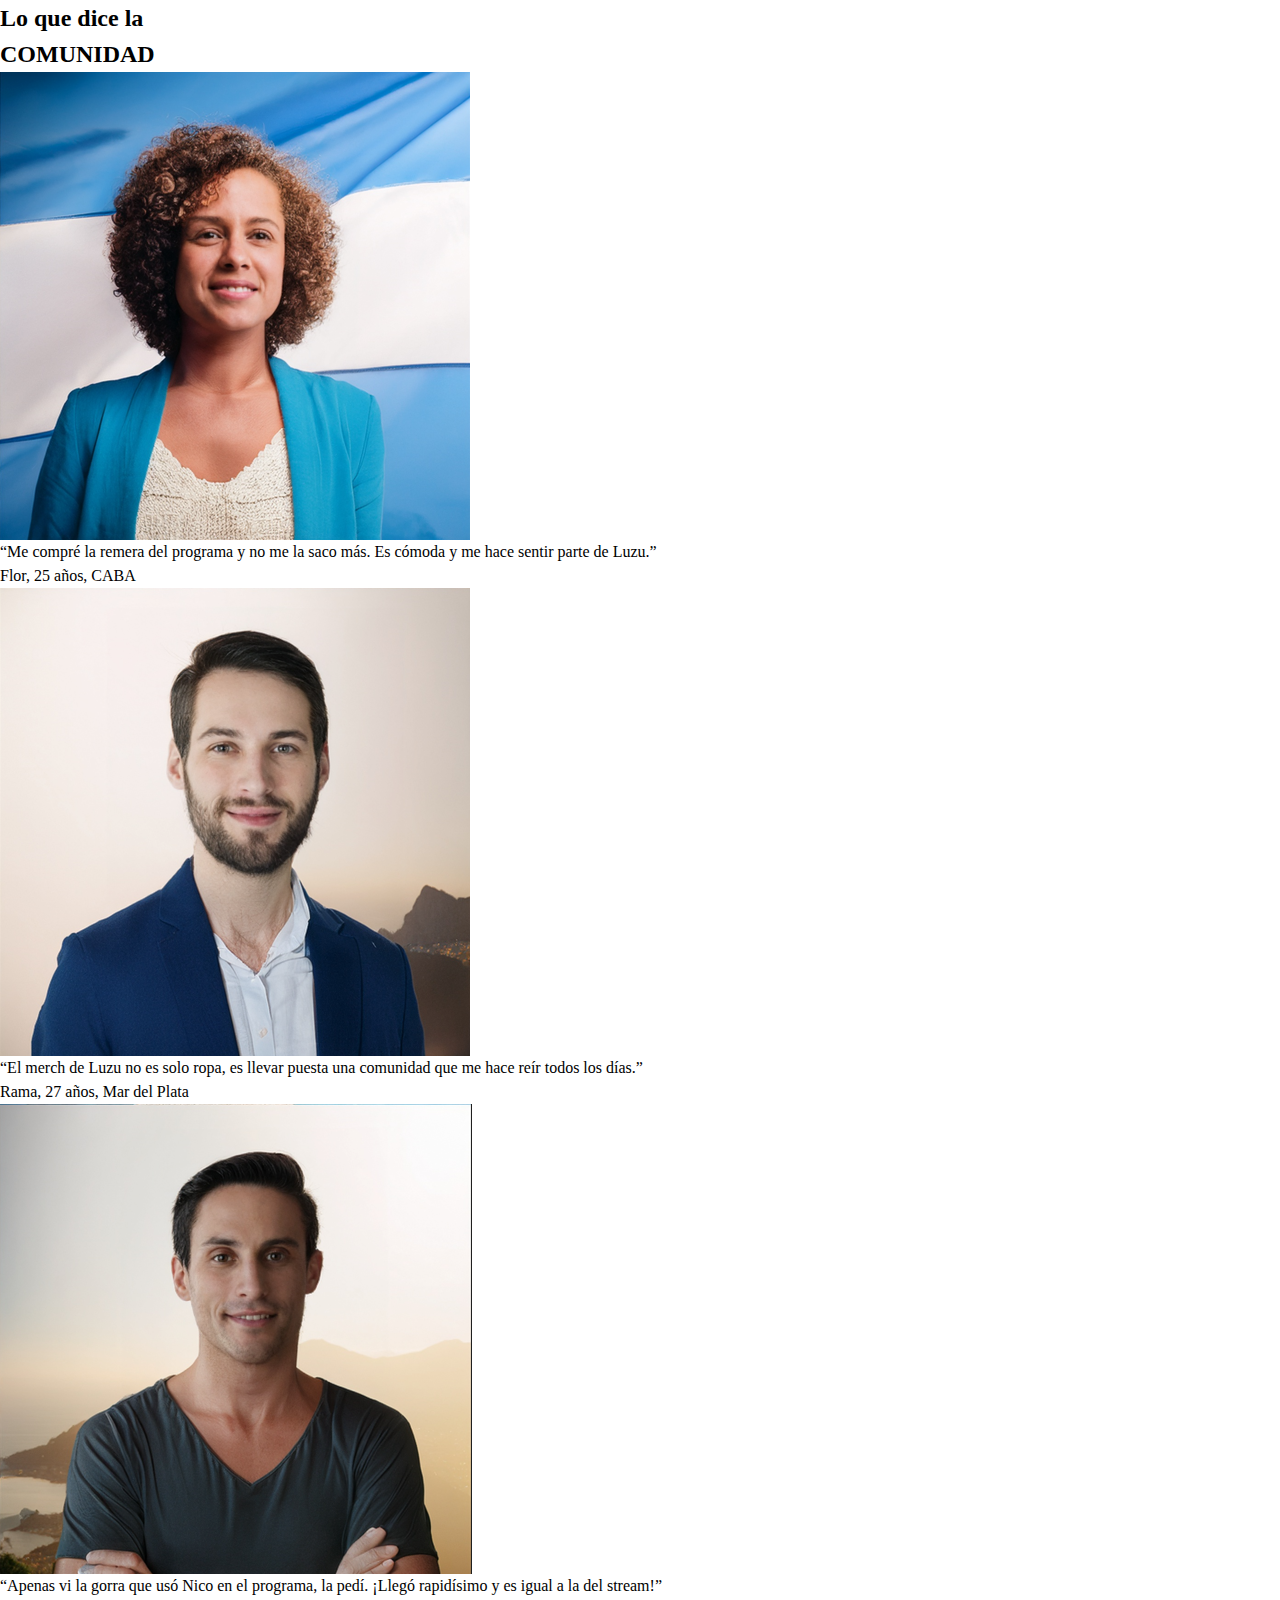
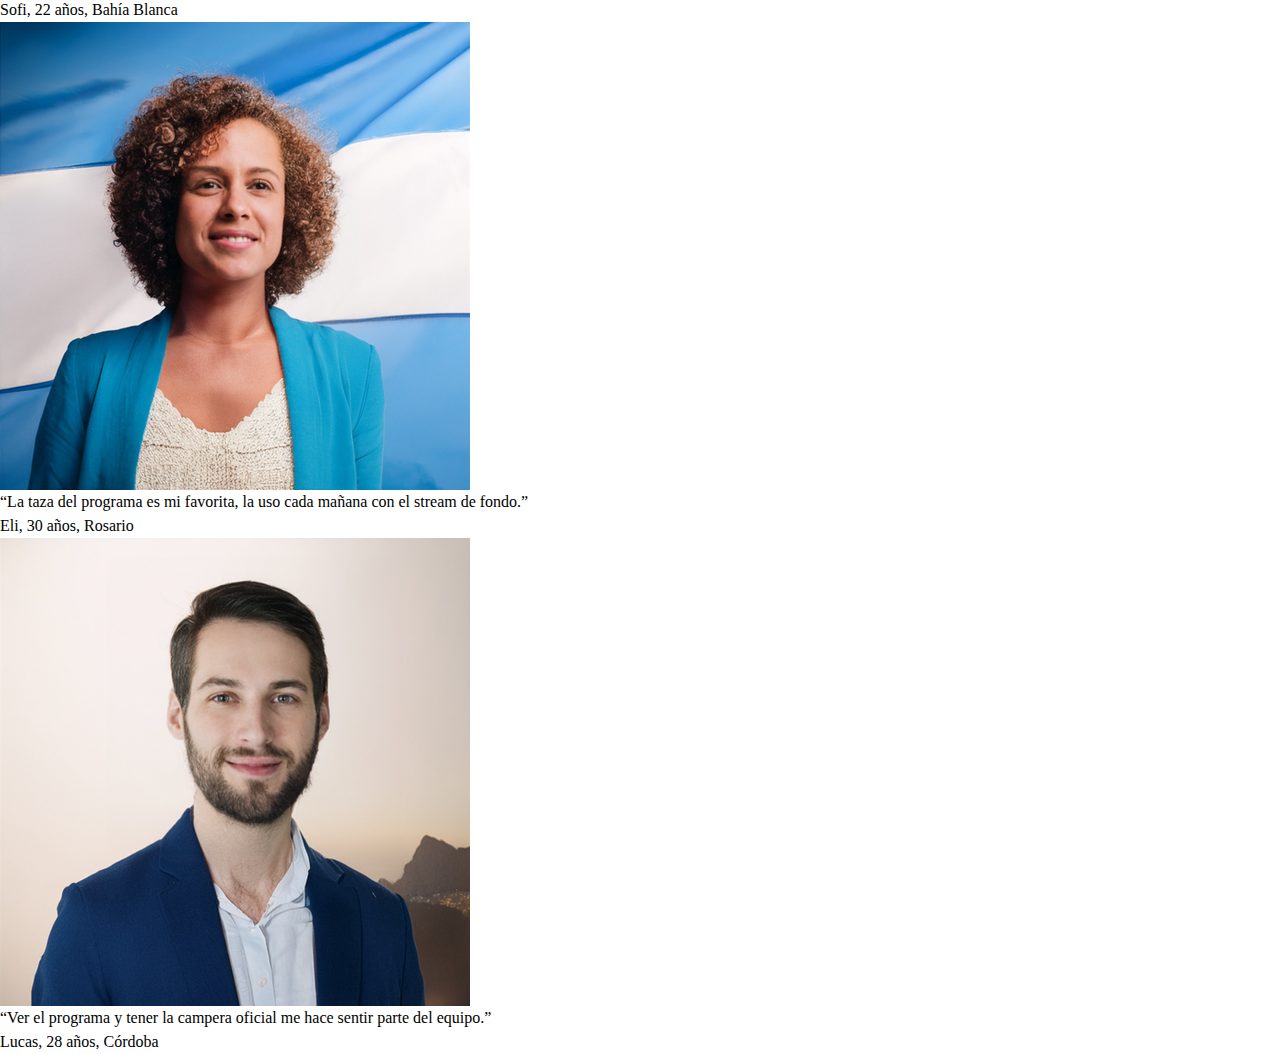
<file: index.html>
<!DOCTYPE html>
<html lang="es">
<head>
  <meta charset="UTF-8" />
  <meta name="viewport" content="width=device-width, initial-scale=1.0"/>
  <title>Carrusel Comunidad</title>
  <link rel="stylesheet" href="styles.css" />
</head>
<body>

  <h2>Lo que dice la <br><strong>COMUNIDAD</strong></h2>

  <div class="carrusel-wrapper">
    <div class="carrusel" id="carrusel">
      <div class="tarjeta">
        <img src="imagenes/perfil2.png"alt="Flor">
        <p class="texto">“Me compré la remera del programa y no me la saco más. Es cómoda y me hace sentir parte de Luzu.”</p>
        <p class="nombre">Flor, 25 años, CABA</p>
      </div>
      <div class="tarjeta">
        <img src="imagenes/perfil3.png" alt="Rama">
        <p class="texto">“El merch de Luzu no es solo ropa, es llevar puesta una comunidad que me hace reír todos los días.”</p>
        <p class="nombre">Rama, 27 años, Mar del Plata</p>
      </div>
      <div class="tarjeta">
        <img src="imagenes/perfil4.png" alt="Sofi">
        <p class="texto">“Apenas vi la gorra que usó Nico en el programa, la pedí. ¡Llegó rapidísimo y es igual a la del stream!”</p>
        <p class="nombre">Sofi, 22 años, Bahía Blanca</p>
      </div>
      <div class="tarjeta">
        <img src="imagenes/perfil2.png" alt="Eli">
        <p class="texto">“La taza del programa es mi favorita, la uso cada mañana con el stream de fondo.”</p>
        <p class="nombre">Eli, 30 años, Rosario</p>
      </div>
      <div class="tarjeta">
        <img src="imagenes/perfil3.png" alt="Lucas">
        <p class="texto">“Ver el programa y tener la campera oficial me hace sentir parte del equipo.”</p>
        <p class="nombre">Lucas, 28 años, Córdoba</p>
      </div>
    </div>
  </div>

  <script>
    const carrusel = document.getElementById('carrusel');
    const tarjetas = document.querySelectorAll('.tarjeta');
    const tarjetaWidth = tarjetas[0].offsetWidth + 20;

    let isClick = false;
    let startX;
    let scrollLeft;

    carrusel.addEventListener('mousedown', (e) => {
      isClick = true;
      startX = e.pageX - carrusel.offsetLeft;
      scrollLeft = carrusel.scrollLeft;
    });

    carrusel.addEventListener('mouseleave', () => {
      isClick = false;
    });

    carrusel.addEventListener('mouseup', () => {
      isClick = false;
    });

    carrusel.addEventListener('mousemove', (e) => {
      if (!isClick) return;
      e.preventDefault();
      const x = e.pageX - carrusel.offsetLeft;
      const walk = (x - startX) * 1.5;
      carrusel.scrollLeft = scrollLeft - walk;
    });

    carrusel.addEventListener('touchstart', (e) => {
      startX = e.touches[0].pageX;
      scrollLeft = carrusel.scrollLeft;
    });

    carrusel.addEventListener('touchmove', (e) => {
      const x = e.touches[0].pageX;
      const walk = (x - startX) * 1.5;
      carrusel.scrollLeft = scrollLeft - walk;
    });

    tarjetas.forEach((tarjeta) => {
      tarjeta.addEventListener('click', () => {
        const maxScrollLeft = carrusel.scrollWidth - carrusel.clientWidth;
        const newScrollLeft = carrusel.scrollLeft + tarjetaWidth;
        carrusel.scrollLeft = Math.min(newScrollLeft, maxScrollLeft);
      });
    });
  </script>

</body>
</html>
</file>
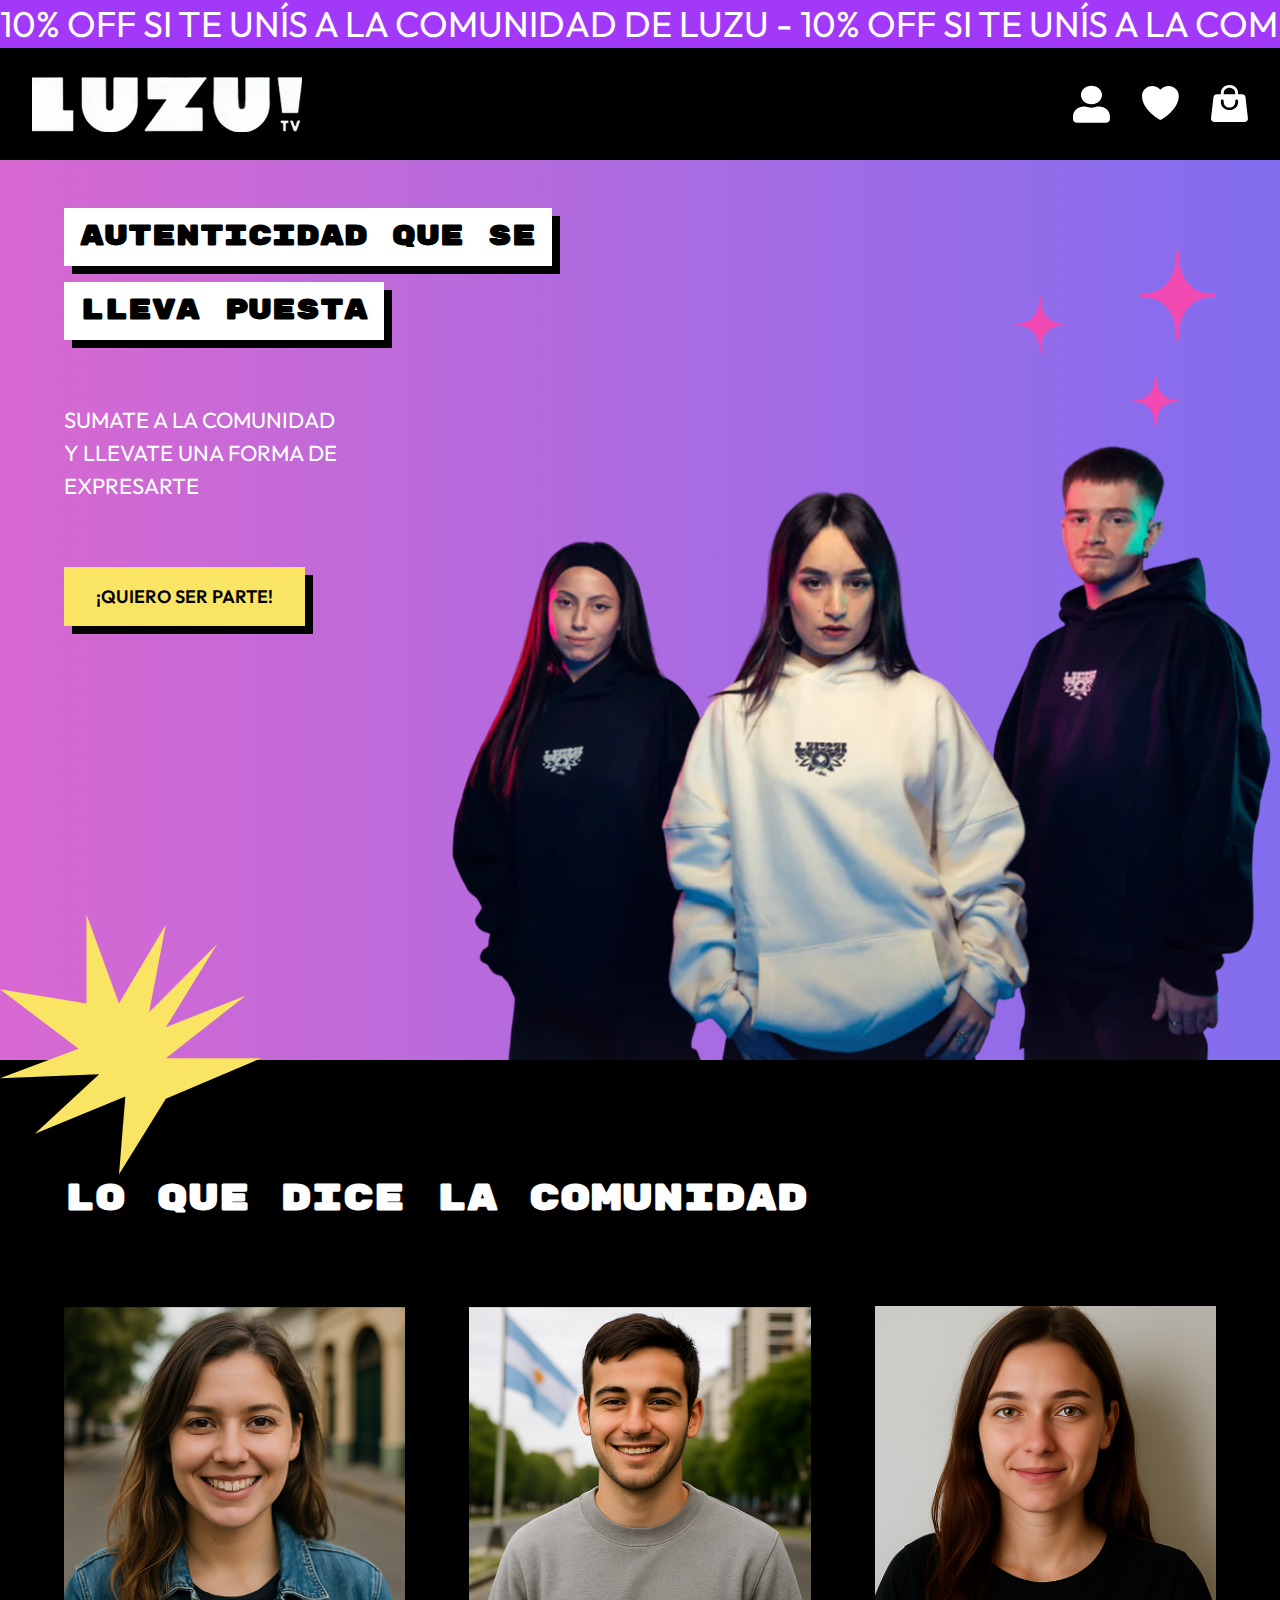
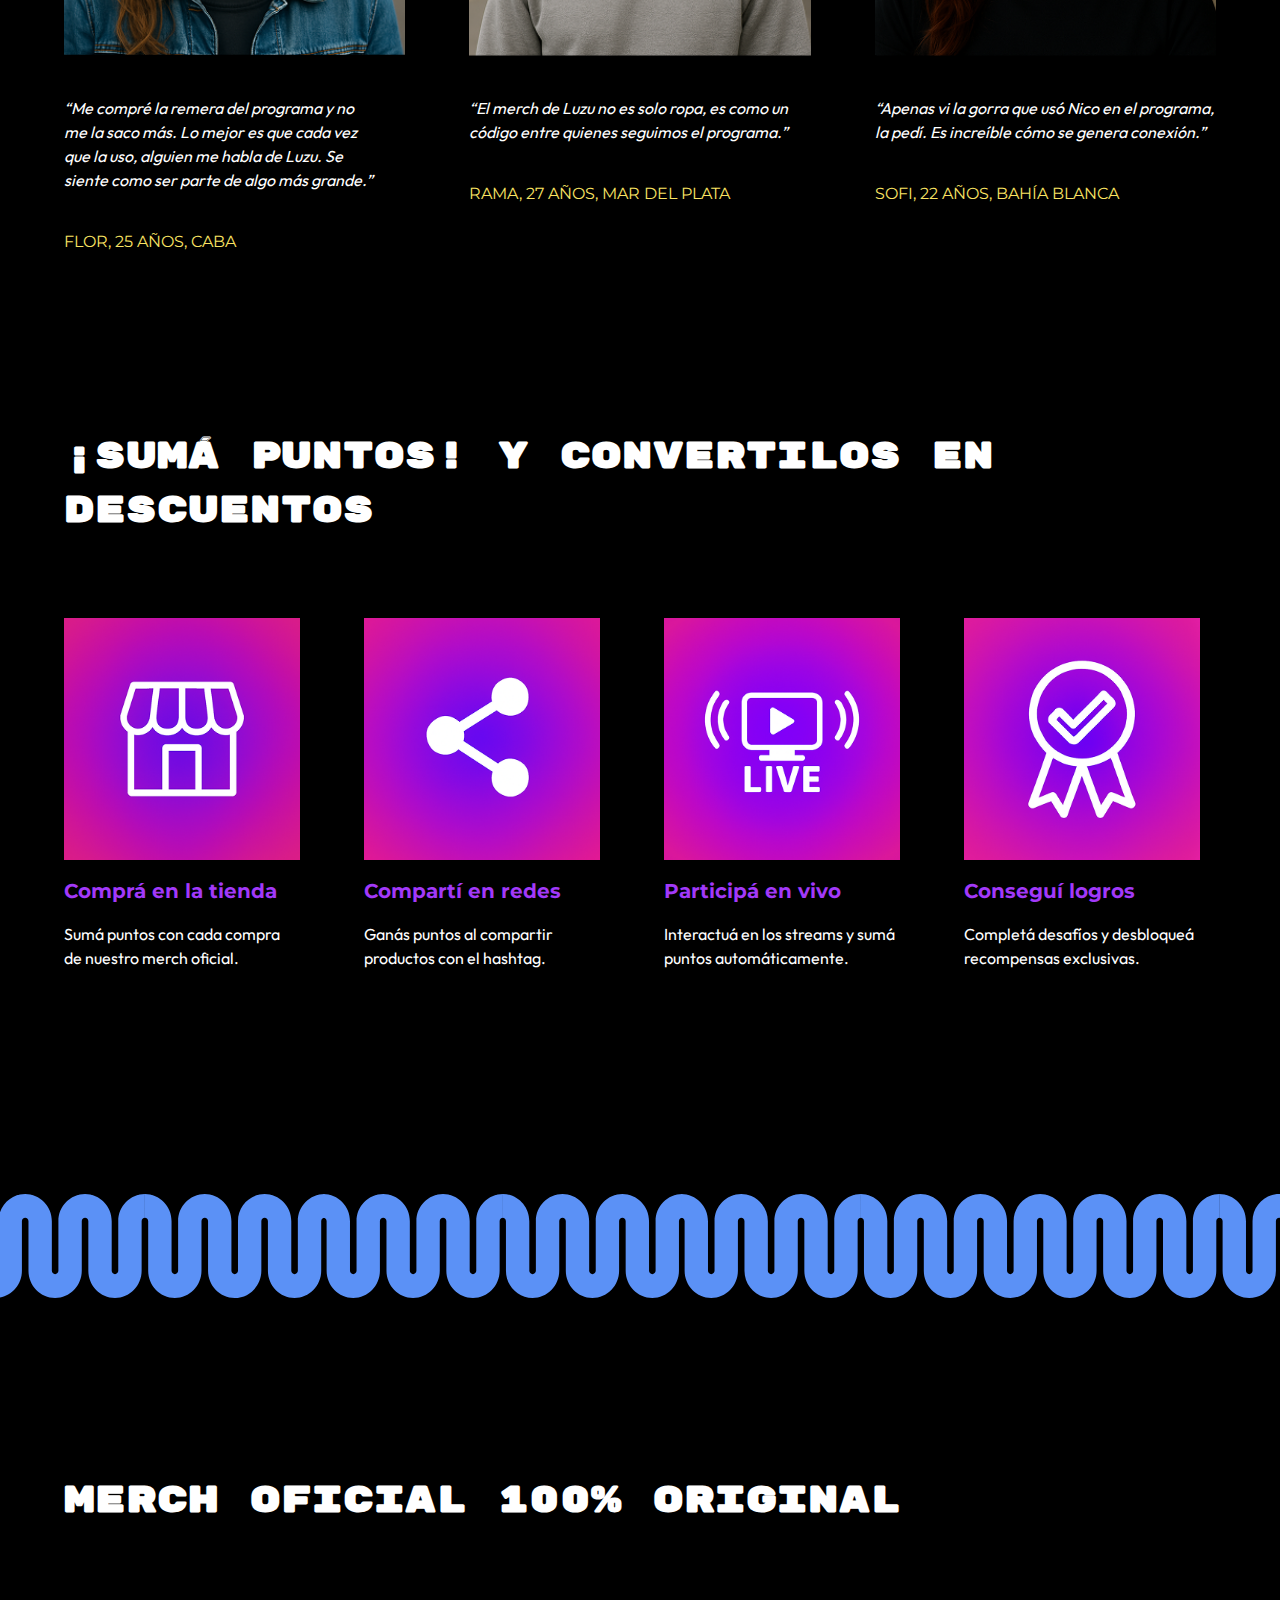
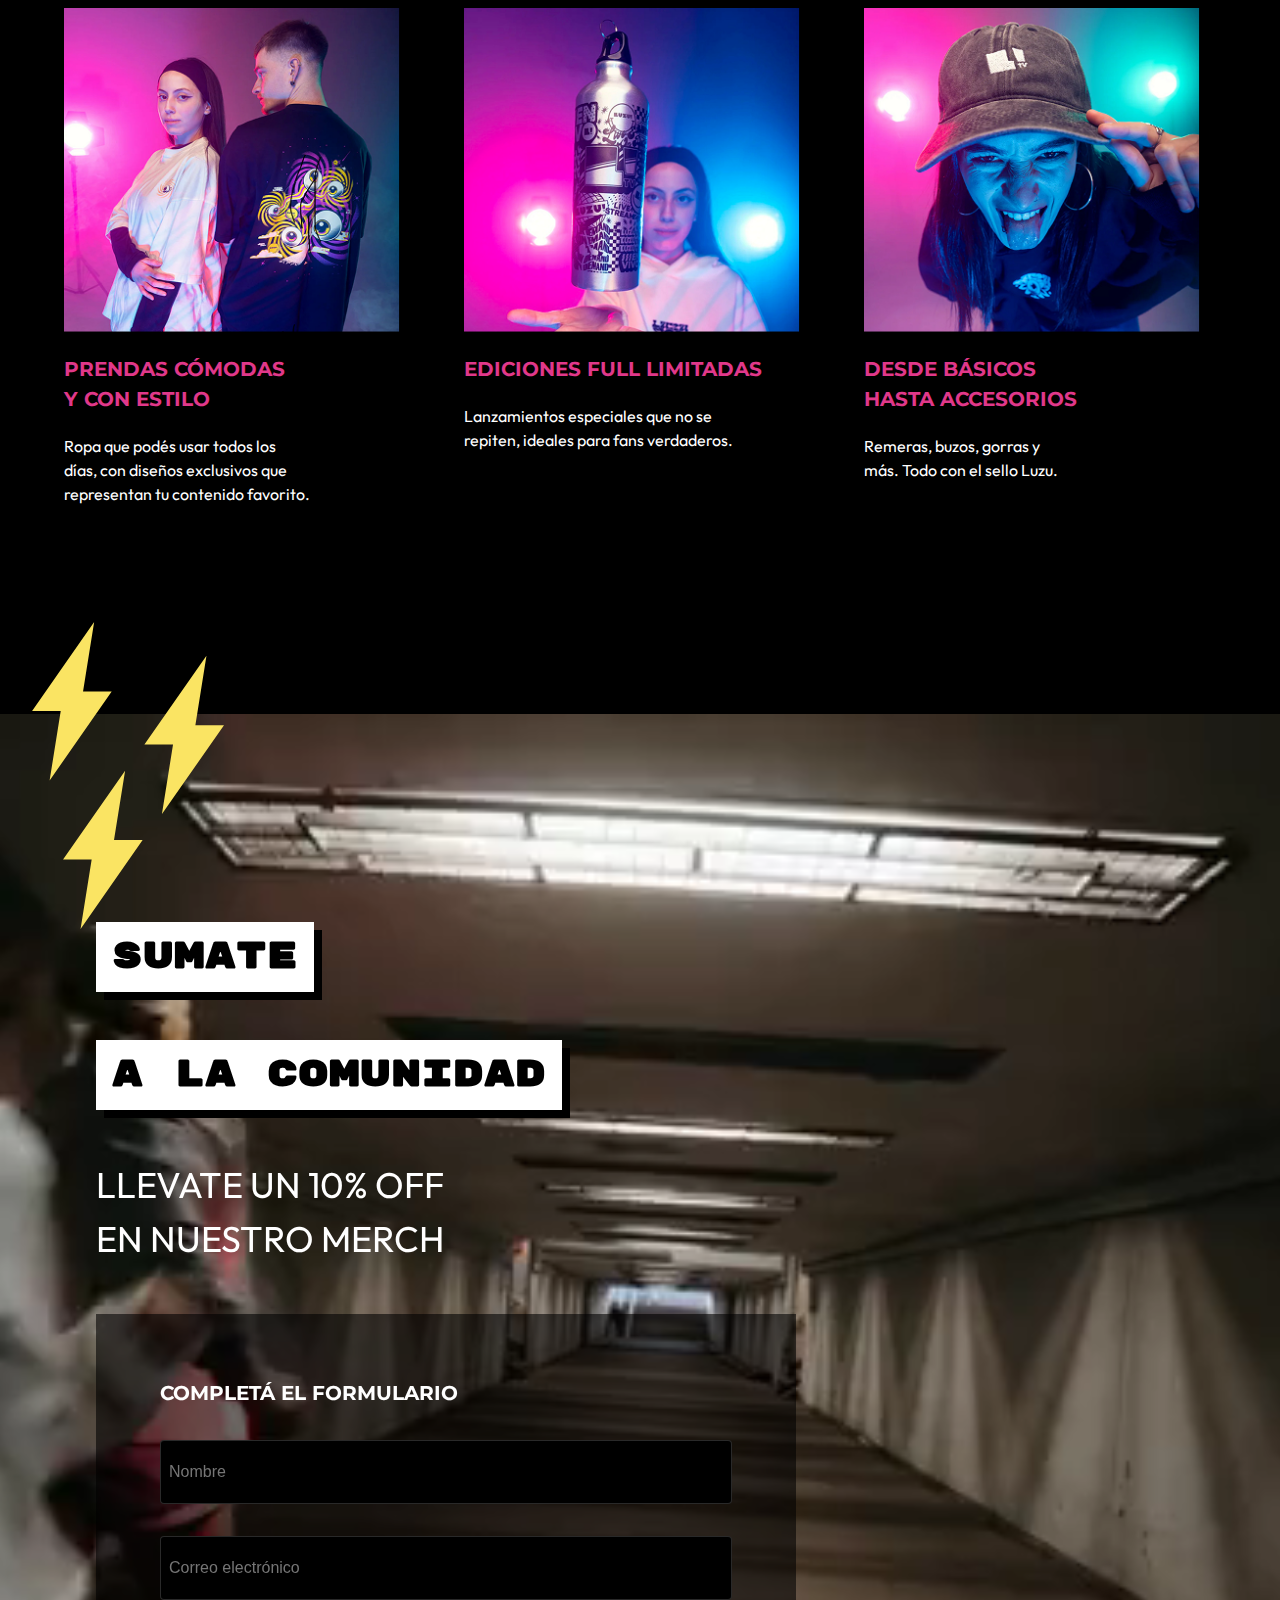
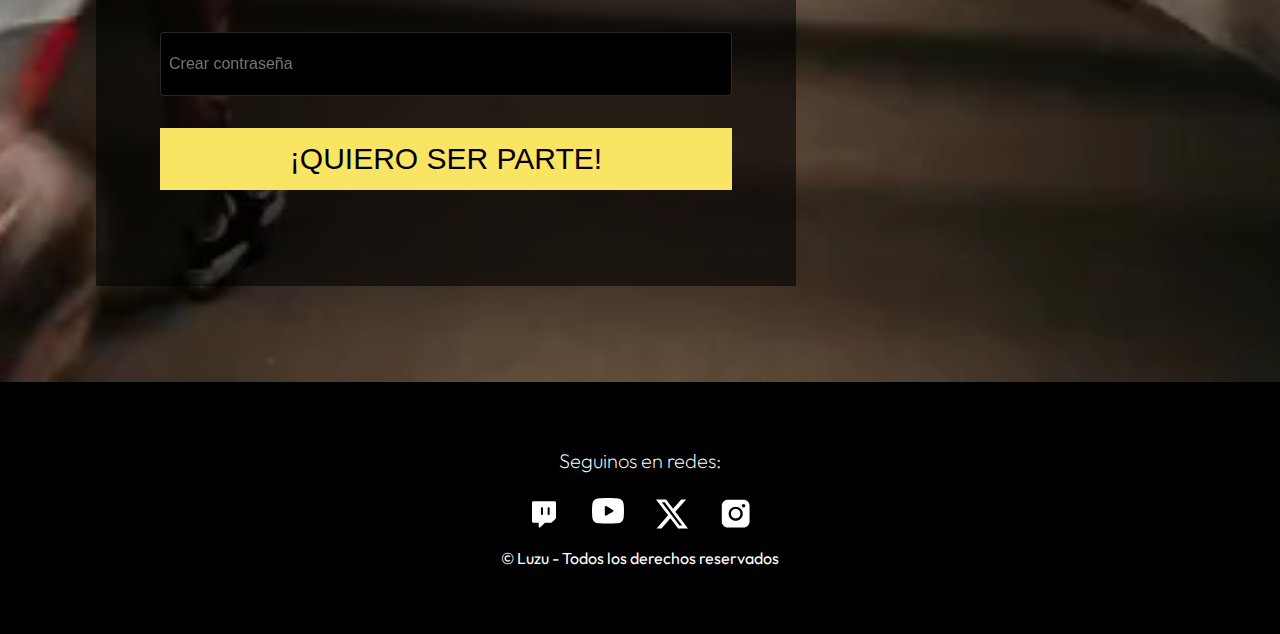
<file: TeOdioCarrusel/index_responsive.html>
<!DOCTYPE html>
<html lang="es">

<head>
  <meta charset="UTF-8" />
  <meta name="viewport" content="width=device-width, initial-scale=1.0" />
  <title>Luzu Comunidad</title>
  <link rel="stylesheet" href="global.css" />
  <link rel="stylesheet" href="styles2.css" />
  <link rel="preconnect" href="https://fonts.googleapis.com" />
  <link
    href="https://fonts.googleapis.com/css2?family=Montserrat:wght@600&family=Outfit:wght@400;500;600&family=Rubik+Mono+One&display=swap"
    rel="stylesheet" />
</head>

<body>
  <header class="nav">
    <div class="marquee-container">
      <span class="marquee">
        10% OFF SI TE UNÍS A LA COMUNIDAD DE LUZU -&nbsp
      </span>
      <span class="marquee">
        10% OFF SI TE UNÍS A LA COMUNIDAD DE LUZU -&nbsp
      </span>
      <span class="marquee">
        10% OFF SI TE UNÍS A LA COMUNIDAD DE LUZU -&nbsp
      </span>
      <span class="marquee">
        10% OFF SI TE UNÍS A LA COMUNIDAD DE LUZU -&nbsp
      </span>
    </div>
    <nav class="navbar">
      <img src="imagenes/logo-1.png" alt="Logo Luzu" class="logo" />
      <ul class="nav-icons">
        <li>
          <a href="#comunidad"><img src="imagenes/Comunidad vector.svg" alt="Comunidad" /></a>
        </li>
        <li>
          <a href="#puntos"><img src="imagenes/Puntos vector.svg" alt="Puntos" /></a>
        </li>
        <li>
          <a href="#merch"><img src="imagenes/Shop vector.svg" alt="Shop" /></a>
        </li>
      </ul>
    </nav>
  </header>

  <main>
    <!-- Hero -->
    <section class="hero">
      <div class="hero-container">
        <div class="hero-content">
          <h1 class="hero-title">
            <span class="highlight">Autenticidad que se</span>
            <span class="highlight">lleva puesta</span>
          </h1>
          <p class="hero-subtitle">
            SUMATE A LA COMUNIDAD <br />
            Y LLEVATE UNA FORMA DE <br />EXPRESARTE
          </p>
          <a href="#form" class="btn-primary">¡QUIERO SER PARTE!</a>
        </div>

        <div class="hero-image">
          <img class="estrellas" src="imagenes/estrellas.svg" alt="Estrellas" />
          <img class="principal" src="imagenes/Foto Principal.png" alt="Foto principal" />
        </div>
      </div>
      <img src="imagenes/Explosion.svg" alt="Explosion" class="explosion" />
    </section>

    <!-- Comunidad -->
    <section class="container" id="comunidad">
      <h2 class="section-title">Lo que dice la comunidad</h2>
      <div class="carrusel-wrapper">
        <button class="carrusel-btn prev" data-target="comunidad" aria-label="Anterior">&#10094;</button>

        <div class="carrusel-container">
          <div class="carrusel-scroll" id="carrusel">
            <article class="testimonio carrusel-item">
              <img src="imagenes/persona 1.png" alt="Flor" />
              <blockquote>
                “Me compré la remera del programa y no me la saco más. Lo mejor es que cada vez que la uso, alguien me
                habla de Luzu. Se siente como ser parte de algo más grande.”
              </blockquote>
              <p class="autor">Flor, 25 años, CABA</p>
            </article>

            <article class="testimonio carrusel-item">
              <img src="imagenes/Persona 2.png" alt="Rama" />
              <blockquote>
                “El merch de Luzu no es solo ropa, es como un código entre quienes seguimos el programa.”
              </blockquote>
              <p class="autor">Rama, 27 años, Mar del Plata</p>
            </article>

            <article class="testimonio carrusel-item">
              <img src="imagenes/Persona 3.png" alt="Sofi" />
              <blockquote>
                “Apenas vi la gorra que usó Nico en el programa, la pedí. Es increíble cómo se genera conexión.”
              </blockquote>
              <p class="autor">Sofi, 22 años, Bahía Blanca</p>
            </article>
          </div>
        </div>

        <button class="carrusel-btn next" data-target="comunidad" aria-label="Siguiente">&#10095;</button>
      </div>
      <div class="carrusel-dots" id="dots-comunidad"></div>
    </section>




    <!-- Sumar puntos -->
    <section class="container" id="puntos">
      <h2 class="section-title">¡Sumá puntos! Y convertilos en descuentos</h2>
      <div class="carrusel-wrapper">
        <div class="carrusel-container">
          <div class="carrusel-scroll" id="carrusel-puntos">
            <div class="carrusel-item beneficio">
              <img src="imagenes/tienda imagen.png" alt="Tienda" />
              <h3>Comprá en la tienda</h3>
              <p>Sumá puntos con cada compra de nuestro merch oficial.</p>
            </div>
            <div class="carrusel-item beneficio">
              <img src="imagenes/compartir imagen.png" alt="Compartir" />
              <h3>Compartí en redes</h3>
              <p>Ganás puntos al compartir productos con el hashtag.</p>
            </div>
            <div class="carrusel-item beneficio">
              <img src="imagenes/live imagen.png" alt="Live" />
              <h3>Participá en vivo</h3>
              <p>Interactuá en los streams y sumá puntos automáticamente.</p>
            </div>
            <div class="carrusel-item beneficio">
              <img src="imagenes/logros imagen.png" alt="Logros" />
              <h3>Conseguí logros</h3>
              <p>Completá desafíos y desbloqueá recompensas exclusivas.</p>
            </div>
          </div>
        </div>
        <div class="carrusel-controls">
          <button class="carrusel-btn prev" data-target="puntos">&#10094;</button>
          <div class="carrusel-dots" id="dots-puntos"></div>
          <button class="carrusel-btn next" data-target="puntos">&#10095;</button>
        </div>
      </div>
    </section>

    <img src="imagenes/ondas.svg" class="wave" />

    <!-- Merch -->
    <section class="container" id="merch">
      <h2 class="section-title">Merch oficial 100% original</h2>
      <div class="carrusel-wrapper">
        <div class="carrusel-container">
          <div class="carrusel-scroll" id="carrusel-merch">
            <div class="carrusel-item producto">
              <img src="imagenes/prendas.png" alt="Prendas" />
              <h3>PRENDAS CÓMODAS Y CON ESTILO</h3>
              <p>Ropa que podés usar todos los días, con diseños exclusivos que representan tu contenido favorito.</p>
            </div>
            <div class="carrusel-item producto">
              <img src="imagenes/edicion.png" alt="Ediciones limitadas" />
              <h3>EDICIONES FULL LIMITADAS</h3>
              <p>Lanzamientos especiales que no se repiten, ideales para fans verdaderos.</p>
            </div>
            <div class="carrusel-item producto">
              <img src="imagenes/accesorio.png" alt="Accesorios" />
              <h3>DESDE BÁSICOS HASTA ACCESORIOS</h3>
              <p>Remeras, buzos, gorras y más. Todo con el sello Luzu.</p>
            </div>
          </div>
        </div>
        <div class="carrusel-controls">
          <button class="carrusel-btn prev" data-target="merch">&#10094;</button>
          <div class="carrusel-dots" id="dots-merch"></div>
          <button class="carrusel-btn next" data-target="merch">&#10095;</button>
        </div>
      </div>
      <img class="rayos" src="imagenes/rayos.svg" alt="Rayos" />
    </section>

    <!-- Formulario -->
    <section class="container" id="form">
      <video class="form-video-bg" autoplay muted loop playsinline>
        <source src="imagenes/video.mp4" type="video/mp4" />
        Tu navegador no soporta el video.
      </video>
      <div class="form-container">
        <div class="form-texto">
          <h2 class="highlight">SUMATE</h2>
          <h2 class="highlight">A LA COMUNIDAD</h2>
          <p>Llevate un 10% OFF <br> en nuestro merch</p>
        </div>
        <form id="formulario" class="formulario">
          <h3>Completá el formulario</h3>
          <input type="text" id="nombre" name="nombre" placeholder="Nombre" required />
          <input type="email" id="correo" name="correo" placeholder="Correo electrónico" required />
          <input type="password" id="contrasena" name="contrasena" placeholder="Crear contraseña" required />
          <button type="submit" class="btn-submit">¡QUIERO SER PARTE!</button>
          <div id="mensaje-error" class="error"></div>
        </form>
        <div id="exito" class="mensaje-exito" style="display: none">
          <p id="bienvenida-nombre"></p>
          <!-- <p>¡BIENVENIDX a la comunidad!</p> -->
          <p class="cupon">
            Ya te enviamos tu cupón de <strong> 10% OFF</strong>
          </p>
          <button id="cerrar-sesion" class="btn-secondary">
            Cerrar sesión
          </button>
        </div>
      </div>
    </section>
  </main>

  <footer class="footer">
    <h2>Seguinos en redes:</h2>
    <div class="social-icons">
      <a href="https://www.twitch.tv/luzu_tv"><img src="imagenes/twitch vector.svg" alt="Twitch" /></a>
      <a href="https://www.youtube.com/@luzutv"><img src="imagenes/yt vector.svg" alt="YouTube" /></a>
      <a href="https://x.com/cmdeluzu"><img src="imagenes/twitter vector.svg" alt="Twitter" /></a>
      <a href="https://www.instagram.com/luzutv/"><img src="imagenes/instagram vector.svg" alt="Instagram" /></a>
    </div>
    <p>
      © <span id="currentYear"></span> Luzu - Todos los derechos reservados
    </p>
  </footer>
  <script src="mobile.js"></script>
  <script src="script.js"></script>
</body>

</html>
</file>
<file: TeOdioCarrusel/global.css>
:root {
    --color-khaki: #fae463;
    --color-white: #fff;
    --color-black: #000;
    --color-blueviolet: #a239f9;
    --color-mediumvioletred: #e0388a;
    --color-dimgray: rgba(102, 102, 102, 0.4);
    --padding-8: 8px;
    --padding-14: 14px;
    --padding-6: 6px;
    --padding-4: 4px;
    --br-4: 4px;
    --font-montserrat: Montserrat;
    --font-outfit: Outfit;
    --font-rubik-mono-one: Rubik Mono One;
    --font-size-30: 30px;
    --font-size-36: 36px;
    --font-size-20: 20px;
    --font-size-16: 16px;
}
</file>
<file: styles.css>
/* ========== Reset ========== */
* {
  box-sizing: border-box;
  margin: 0;
  padding: 0;
}

html,
body {
  font-family: var(--font-outfit);
  background-color: var(--color-black);
  color: var(--color-white);
  line-height: 1.5;
  scroll-behavior: smooth;
}

main {
  width: 100%;
}

img {
  max-width: 100%;
  display: block;
}

a {
  text-decoration: none;
  color: inherit;
}

.container {
  width: min(90%, 120rem);
  margin: 0 auto;
}

/* Marquee */

.marquee-container {
  overflow: hidden;
  width: 100%;
  background-color: var(--color-blueviolet);
  height: 3rem;
  display: flex;
  align-items: center;
}

.marquee {
  width: 100%;
  display: inline-flex;
  white-space: nowrap;
  animation: marquee 2s linear infinite;
  font-size: var(--font-size-24);
}

.marquee span {
  width: 100%;
  padding-right: 1.2rem;
  font-size: var(--font-size-36);
  color: var(--color-white);
}

@keyframes marquee {
  0% {
    transform: translateX(0%);
  }

  100% {
    transform: translateX(-100%);
  }
}

/* Navbar */

.navbar {
  display: flex;
  width: 100%;
  height: 7rem;
  background-color: var(--color-black);
  justify-content: space-between;
  align-items: center;
  padding: 0 100px;
}

.nav-icons {
  list-style: none;
  display: flex;
  gap: 3rem;
}

/* Hero */
.hero {
  background-image: url(imagenes/Fondo-general.png);
  height: 100vh;
  position: relative;
  margin-bottom: 3rem;
}

.hero-container {
  height: 100%;
  display: flex;
  padding-left: 10vw;
  gap: 2rem;
  position: relative;
  flex-wrap: wrap;
}

.hero-content {
  z-index: 10;
  padding-top: 6rem;
  display: flex;
  flex-direction: column;
  gap: 4rem;
}

.hero-title {
  display: flex;
  flex-direction: column;
  gap: 1rem;
  font-family: var(--font-rubik-mono-one);
  font-size: var(--font-size-36);
  text-wrap: nowrap;
}

.hero-subtitle {
  font-size: var(--font-size-30);
}

.highlight {
  display: inline-block;
  background-color: var(--color-white);
  color: var(--color-black);
  padding: 0.5rem 1rem;
  box-shadow: 8px 8px 0 var(--color-black);
  width: fit-content;
}

.hero-image {
  flex: 1;
  max-width: 100%;
  align-self: end;
}

.hero-image img.principal {
  max-width: fit-content;
  width: 100%;
  height: auto;
  max-height: 80vh;
  object-fit: contain;
  position: absolute;
  bottom: 0;
  right: 0;
  pointer-events: none;
  z-index: 1;
}

.estrellas {
  position: absolute;
  top: 10%;
  right: 5%;
  width: 35%;
  max-width: 200px;
  z-index: 0;
  pointer-events: none;
}

.explosion {
  position: absolute;
  bottom: 0;
  left: 0;
  transform: translateY(44%);
  z-index: 2;
  pointer-events: none;
}

.btn-primary {
  background-color: var(--color-khaki);
  color: var(--color-black);
  padding: var(--padding-14);
  font-weight: 600;
  border: none;
  cursor: pointer;
  display: inline-block;
  width: fit-content;
  font-size: var(--font-size-30);
  box-shadow: 8px 8px var(--color-black);
}

.btn-primary:hover {
  background-color: var(--color-black);
  color: var(--color-khaki);
}

/* Comunidad  */

.section-title {
  font-family: var(--font-rubik-mono-one);
  font-size: var(--font-size-36);
  margin-bottom: 5rem;
}

.testimonios {
  display: flex;
  justify-content: space-between;
}

.testimonio {
  display: flex;
  flex-direction: column;
  gap: 2rem;
  color: var(--color-white);
  width: 22rem;
}

.testimonio img {
  height: 350px;
  object-fit: cover;
  margin: 0 auto var(--padding-8);
}

.testimonio blockquote {
  font-size: var(--font-size-16);
  font-style: italic;
  margin-bottom: var(--padding-6);
  text-wrap: balance;
}

.autor {
  font-family: var(--font-montserrat);
  font-size: var(--font-size-16);
  color: var(--color-khaki);
  text-transform: uppercase;
}

/* Beneficios */
.beneficios {
  display: flex;
  justify-content: space-between;
  gap: 6rem;
  margin-top: 2rem;
}

.beneficio {
  display: flex;
  flex-direction: column;
  width: 22rem;
  gap: 1rem;
}

.beneficio h3 {
  font-size: var(--font-size-20);
  font-family: var(--font-montserrat);
  color: var(--color-blueviolet);
}

.beneficio p {
  font-size: var(--font-size-16);
}

/*  Wave */

.wave {
  width: 100%;
  margin: 7rem 0;
}

/* Merch */

#merch {
  position: relative;
  padding-bottom: 10rem;
}

.productos {
  display: flex;
  justify-content: space-between;
  gap: 2rem;
  margin-top: 2rem;
}

.producto {
  width: 20rem;
  display: flex;
  flex-direction: column;
  gap: 1rem;
  text-wrap: balance;
}

.producto h3 {
  color: var(--color-mediumvioletred);
  font-size: var(--font-size-20);
  font-family: var(--font-montserrat);
  margin-top: var(--padding-6);
}

.producto p {
  font-size: var(--font-size-16);
  margin-top: var(--padding-4);
}

.rayos {
  position: absolute;
  bottom: 0;
  left: 2rem;
  object-fit: cover;
  z-index: 10;
  pointer-events: none;
  transform: translateY(70%);
}

/* Formulario */

#form {
  position: relative;
  overflow: hidden;
  padding-top: 11rem;
  width: 100%;
}

.form-video-bg {
  position: absolute;
  top: 0;
  left: 0;
  width: 100%;
  height: 100%;
  object-fit: cover;
  z-index: 0;
  pointer-events: none;
}

.form-texto {
  display: flex;
  flex-direction: column;
  gap: 3rem;
  text-wrap: nowrap;
}

.form-texto h2 {
  font-size: var(--font-size-36);
  font-family: var(--font-rubik-mono-one);
}

.form-texto p {
  font-size: var(--font-size-36);
  text-transform: uppercase;
  text-wrap: balance;
}

.form-container {
  position: relative;
  z-index: 1;
  display: flex;
  justify-content: space-between;
  gap: 2rem;
}

.formulario {
  display: flex;
  flex-direction: column;
  gap: 2rem;
  max-width: 700px;
  min-width: 500px;
  width: 100%;
  background-color: #00000094;
  padding: 4rem;
}

.formulario h3 {
  text-transform: uppercase;
  font-size: var(--font-size-20);
  font-family: var(--font-montserrat);
}

.formulario input {
  padding: var(--padding-8);
  font-size: var(--font-size-16);
  background-color: var(--color-black);
  border: 1px solid var(--color-dimgray);
  color: var(--color-white);
  border-radius: 4px;
  height: 4rem;
}

.btn-submit {
  background-color: var(--color-khaki);
  color: var(--color-black);
  padding: var(--padding-14);
  font-weight: 400;
  border: none;
  cursor: pointer;
  display: inline-block;
  width: 100%;
  font-size: var(--font-size-30);
}

.btn-submit:hover {
  background-color: var(--color-black);
  color: var(--color-khaki);
}

.mensaje-exito {
  padding: var(--padding-14);
  background-color: #111;
  border: 1px solid var(--color-white);
  border-radius: var(--br-4);
  font-size: var(--font-size-20);
}

.cupon {
  margin-top: var(--padding-6);
  color: var(--color-khaki);
  font-weight: bold;
}

.btn-secondary {
  background-color: var(--color-khaki);
  color: var(--color-black);
  font-weight: 600;
  padding: var(--padding-8) var(--padding-14);
  margin-top: var(--padding-6);
  border: none;
  border-radius: var(--br-4);
  cursor: pointer;
}

/* Footer */
.footer {
  background-color: var(--color-black);
  padding: 4rem 0;
  text-align: center;
  font-size: var(--font-size-16);
  display: flex;
  flex-direction: column;
  gap: 1rem;
  align-items: center;
  justify-content: center;
  color: var(--color-white);
}

.footer h2 {
  font-size: var(--font-size-20);
  font-weight: 200;
}

.social-icons {
  margin-top: var(--padding-6);
  display: flex;
  justify-content: center;
  gap: 2rem;
}

.social-icons img {
  height: 32px;
}

@media (max-width: 1310px) {
  .container {
    padding: 4rem 4rem;
  }

  .navbar {
    padding: 0 2rem;
  }

  .nav-icons {
    gap: 2rem;
  }

  .hero-container {
    flex-direction: column;
    align-items: start;
    padding: 0 4rem;
    text-align: start;
  }

  .hero-content {
    align-items: start;
    padding-top: 3rem;
  }

  .hero-title {
    font-size: 28px;
  }

  .hero-subtitle {
    font-size: 22px;
  }

  .hero-container a {
    font-size: 18px;
    padding: 1rem 2rem;
  }

  .testimonios {
    flex-direction: column;
    align-items: center;
    gap: 4rem;
  }

  .beneficios,
  .productos {
    flex-wrap: wrap;
    justify-content: center;
    gap: 3rem;
  }

  .rayos {
    width: 15vw;
  }

  .form-container {
    flex-direction: column;
    padding: 2rem;
    gap: 3rem;
  }

  .form-texto {
    width: 100%;
  }

  .formulario {
    width: 100%;
    min-width: auto;
  }
}

@media (max-width: 600px) {
  .marquee {
    font-size: 18px;
  }

  .navbar {
    gap: 0.5rem;
    display: flex;
    flex-direction: row;
    justify-content: space-between;
    align-items: center;
    padding: 1.5rem 1rem;
  }

  .navbar img {
    height: 20px;
  }

  .nav-icons {
    height: 20px;
    gap: 1.5rem;
  }

  .hero {
    height: auto;
    text-align: start;
    margin-bottom: 0px;
  }

  .hero-container {
    align-items: start;
    text-align: start;
    padding: 0px;
  }

  .hero-content {
    margin: 0px 2rem;
  }

  .hero-title {
    font-size: 18px;
    z-index: 1;
  }

  .hero-subtitle {
    font-size: 14px;
    text-align: start;
    align-self: start;
    z-index: 1;
  }

  .hero-container a {
    align-self: start;
    font-size: 14px;
    padding: 20px 24px;
    z-index: 1;
  }

  .hero-image {
    pointer-events: none;
  }

  .hero-image img.principal {
    max-width: fit-content;
    width: 100%;
    height: auto;
    max-height: 80vh;
    object-fit: contain;
    position: static;
    bottom: 0;
    right: 0;
    pointer-events: none;
    z-index: 1;
  }

  .principal {
    height: 500px;
    object-fit: cover;
    z-index: 1;
  }

  .estrellas {
    position: absolute;
    pointer-events: none;
    top: 30%;
    right: 10%;
    z-index: 0;
    width: 30%;
  }

  .explosion {
    height: 7rem;
    position: absolute;
    right: 0;
    left: auto;
    pointer-events: none;
  }

  .section-title {
    font-size: 26px;
    text-wrap: balance;
  }

  .rayos {
    left: auto;
    right: 2rem;
  }

  #form {
    padding: 2rem 0.5rem;
  }

  .btn-primary {
    font-size: 18px;
    padding: 12px;
  }

  .btn-submit {
    font-size: 12px;
    font-weight: 600;
    padding: 12px;
  }

  .formulario {
    padding: 2rem 1rem;
  }

  .formulario h3 {
    font-size: 14px;
    font-style: normal;
    font-weight: 400;
    line-height: normal;
  }

  .formulario input {
    height: 2rem;
  }

  .mensaje-exito {
    font-size: 18px;
  }

  .form-texto h2,
  .form-texto p {
    font-size: 24px;
  }
}
</file>
<file: TeOdioCarrusel/styles2.css>
/* ========== Reset ========== */
* {
  box-sizing: border-box;
  margin: 0;
  padding: 0;
}

html,
body {
  font-family: var(--font-outfit);
  background-color: var(--color-black);
  color: var(--color-white);
  line-height: 1.5;
  scroll-behavior: smooth;
}

main {
  width: 100%;
}

img {
  max-width: 100%;
  display: block;
}

a {
  text-decoration: none;
  color: inherit;
}

.container {
  width: 100%;
  padding: 4rem 14rem;
}

/* Marquee */

.marquee-container {
  overflow: hidden;
  width: 100%;
  background-color: var(--color-blueviolet);
  height: 3rem;
  display: flex;
  align-items: center;
}

.marquee {
  width: 100%;
  display: inline-flex;
  white-space: nowrap;
  animation: marquee 2s linear infinite;
  font-size: var(--font-size-36);
}

.marquee span {
  width: 100%;
  padding-right: 2rem;
  font-size: var(--font-size-36);
  color: var(--color-white);
}

@keyframes marquee {
  0% {
    transform: translateX(0%);
  }

  100% {
    transform: translateX(-100%);
  }
}

/* Navbar */

.navbar {
  display: flex;
  width: 100%;
  height: 7rem;
  background-color: var(--color-black);
  justify-content: space-between;
  align-items: center;
  padding: 0 100px;
}

.nav-icons {
  list-style: none;
  display: flex;
  gap: 3rem;
}

/* Hero */
.hero {
  background-image: url(imagenes/Fondo-general.png);
  height: 100vh;
  position: relative;
  margin-bottom: 3rem;
}

.hero-container {
  height: 100%;
  display: flex;
  padding-left: 10vw;
  gap: 2rem;
  position: relative;
  flex-wrap: wrap;
}

.hero-content {
  z-index: 10;
  padding-top: 6rem;
  display: flex;
  flex-direction: column;
  gap: 4rem;
}

.hero-title {
  display: flex;
  flex-direction: column;
  gap: 1rem;
  font-family: var(--font-rubik-mono-one);
  font-size: var(--font-size-36);
  text-wrap: nowrap;
}

.hero-subtitle {
  font-size: var(--font-size-30);
}

.highlight {
  display: inline-block;
  background-color: var(--color-white);
  color: var(--color-black);
  padding: 0.5rem 1rem;
  box-shadow: 8px 8px 0 var(--color-black);
  width: fit-content;
}

.hero-image {
  flex: 1;
  max-width: 100%;
  align-self: end;
}

.hero-image img.principal {
  max-width: fit-content;
  width: 100%;
  height: auto;
  max-height: 80vh;
  object-fit: contain;
  position: absolute;
  bottom: 0;
  right: 0;
  pointer-events: none;
  z-index: 1;
}

.estrellas {
  position: absolute;
  top: 10%;
  right: 5%;
  width: 35%;
  max-width: 200px;
  z-index: 0;
  pointer-events: none;
}

.explosion {
  position: absolute;
  bottom: 0;
  left: 0;
  transform: translateY(44%);
  z-index: 2;
  pointer-events: none;
}

.btn-primary {
  background-color: var(--color-khaki);
  color: var(--color-black);
  padding: var(--padding-14);
  font-weight: 600;
  border: none;
  cursor: pointer;
  display: inline-block;
  width: fit-content;
  font-size: var(--font-size-30);
  box-shadow: 8px 8px var(--color-black);
}

.btn-primary:hover {
  background-color: var(--color-black);
  color: var(--color-khaki);
}

/* Comunidad  */

.section-title {
  font-family: var(--font-rubik-mono-one);
  font-size: var(--font-size-36);
  margin-bottom: 5rem;
}

.testimonios {
  display: flex;
  justify-content: space-between;
}

.testimonio {
  display: flex;
  flex-direction: column;
  gap: 2rem;
  color: var(--color-white);
  width: 22rem;
}

.testimonio img {
  height: 350px;
  object-fit: cover;
  margin: 0 auto var(--padding-8);
}

.testimonio blockquote {
  font-size: var(--font-size-16);
  font-style: italic;
  margin-bottom: var(--padding-6);
  text-wrap: balance;
}

.autor {
  font-family: var(--font-montserrat);
  font-size: var(--font-size-16);
  color: var(--color-khaki);
  text-transform: uppercase;
}

/* Beneficios */
.beneficios {
  display: flex;
  justify-content: space-between;
  gap: 6rem;
  margin-top: 2rem;
}

.beneficio {
  display: flex;
  flex-direction: column;
  width: 22rem;
  gap: 1rem;
}

.beneficio h3 {
  font-size: var(--font-size-20);
  font-family: var(--font-montserrat);
  color: var(--color-blueviolet);
}

.beneficio p {
  font-size: var(--font-size-16);
}

/*  Wave */

.wave {
  width: 100%;
  margin: 7rem 0;
}

/* Merch */

#merch {
  position: relative;
  padding-bottom: 10rem;
}

.productos {
  display: flex;
  justify-content: space-between;
  gap: 2rem;
  margin-top: 2rem;
}

.producto {
  width: 20rem;
  display: flex;
  flex-direction: column;
  gap: 1rem;
  text-wrap: balance;
}

.producto h3 {
  color: var(--color-mediumvioletred);
  font-size: var(--font-size-20);
  font-family: var(--font-montserrat);
  margin-top: var(--padding-6);
}

.producto p {
  font-size: var(--font-size-16);
  margin-top: var(--padding-4);
}

.rayos {
  position: absolute;
  bottom: 0;
  left: 2rem;
  object-fit: cover;
  z-index: 10;
  pointer-events: none;
  transform: translateY(70%);
}

/* Formulario */

#form {
  position: relative;
  overflow: hidden;
  padding-top: 11rem;
  width: 100%;
}

.form-video-bg {
  position: absolute;
  top: 0;
  left: 0;
  width: 100%;
  height: 100%;
  object-fit: cover;
  z-index: 0;
  pointer-events: none;
}

.form-texto {
  display: flex;
  flex-direction: column;
  gap: 3rem;
  text-wrap: nowrap;
}

.form-texto h2 {
  font-size: var(--font-size-36);
  font-family: var(--font-rubik-mono-one);
}

.form-texto p {
  font-size: var(--font-size-36);
  text-transform: uppercase;
  text-wrap: balance;
}

.form-container {
  position: relative;
  z-index: 1;
  display: flex;
  justify-content: space-between;
  gap: 2rem;
}

.formulario {
  display: flex;
  flex-direction: column;
  gap: 2rem;
  max-width: 700px;
  min-width: 500px;
  width: 100%;
  background-color: #00000094;
  padding: 4rem;
}

.formulario h3 {
  text-transform: uppercase;
  font-size: var(--font-size-20);
  font-family: var(--font-montserrat);
}

.formulario input {
  padding: var(--padding-8);
  font-size: var(--font-size-16);
  background-color: var(--color-black);
  border: 1px solid var(--color-dimgray);
  color: var(--color-white);
  border-radius: 4px;
  height: 4rem;
}

.btn-submit {
  background-color: var(--color-khaki);
  color: var(--color-black);
  padding: var(--padding-14);
  font-weight: 400;
  border: none;
  cursor: pointer;
  display: inline-block;
  width: 100%;
  font-size: var(--font-size-30);
}

.btn-submit:hover {
  background-color: var(--color-black);
  color: var(--color-khaki);
}

.mensaje-exito {
  padding: var(--padding-14);
  background-color: #111;
  border: 1px solid var(--color-white);
  border-radius: var(--br-4);
  font-size: var(--font-size-20);
}

.cupon {
  margin-top: var(--padding-6);
  color: var(--color-khaki);
  font-weight: bold;
}

.btn-secondary {
  background-color: var(--color-khaki);
  color: var(--color-black);
  font-weight: 600;
  padding: var(--padding-8) var(--padding-14);
  margin-top: var(--padding-6);
  border: none;
  border-radius: var(--br-4);
  cursor: pointer;
  display: block;
  margin-left: auto;
  margin-right: auto;
}

/* Footer */
.footer {
  background-color: var(--color-black);
  padding: 4rem 0;
  text-align: center;
  font-size: var(--font-size-16);
  display: flex;
  flex-direction: column;
  gap: 1rem;
  align-items: center;
  justify-content: center;
  color: var(--color-white);
}

.footer h2 {
  font-size: var(--font-size-20);
  font-weight: 200;
}

.social-icons {
  margin-top: var(--padding-6);
  display: flex;
  justify-content: center;
  gap: 2rem;
}

.social-icons img {
  height: 32px;
}

@media (max-width: 1310px) {
  .container {
    padding: 4rem 4rem;
  }

  .navbar {
    padding: 0 2rem;
  }

  .nav-icons {
    gap: 2rem;
  }

  .hero-container {
    flex-direction: column;
    align-items: start;
    padding: 0 4rem;
    text-align: start;
  }

  .hero-content {
    align-items: start;
    padding-top: 3rem;
  }

  .hero-title {
    font-size: 28px;
  }

  .hero-subtitle {
    font-size: 22px;
  }

  .hero-container a {
    font-size: 18px;
    padding: 1rem 2rem;
  }

  .testimonios {
    flex-direction: column;
    align-items: center;
    gap: 4rem;
  }

  .beneficios,
  .productos {
    flex-wrap: wrap;
    justify-content: center;
    gap: 3rem;
  }

  .rayos {
    width: 15vw;
  }

  .form-container {
    flex-direction: column;
    padding: 2rem;
    gap: 3rem;
  }

  .form-texto {
    width: 100%;
  }

  .formulario {
    width: 100%;
    min-width: auto;
  }
}

@media (max-width: 768px) {
  .carrusel-container {
  overflow-x: auto; /* Permite desplazamiento horizontal */
  white-space: nowrap; /* Evita que los elementos se coloquen en la siguiente línea */
  display: flex;  /* Para distribuir los elementos en fila */
  align-items: center;  /* Centra verticalmente los elementos */
  padding: 10px; /* Añade espacio entre el carrusel y los bordes */
  border: 1px solid #ccc; /* Añade un borde (opcional) */
}

.carrusel-item {
  display: inline-block;  /* Asegura que los elementos se coloquen en línea */
  margin-right: 10px;  /* Espacio entre artículos */
  width: 200px;/*Ancho de los articulos*/

  .marquee {
    font-size: 18px;
  }

  .navbar {
    gap: 0.5rem;
    display: flex;
    flex-direction: row;
    justify-content: space-between;
    align-items: center;
    padding: 1.5rem 1rem;
  }

  .navbar img {
    height: 20px;
  }

  .nav-icons {
    height: 20px;
    gap: 1.5rem;
  }

  .hero {
    height: auto;
    text-align: start;
    margin-bottom: 0px;
  }

  .hero-container {
    align-items: start;
    text-align: start;
    padding: 0px;
  }

  .hero-content {
    margin: 0px 2rem;
  }

  .hero-title {
    font-size: 16px;
    z-index: 1;
  }

  .hero-subtitle {
    font-size: 16px;
    text-align: start;
    align-self: start;
    z-index: 1;
  }

  .hero-container a {
    align-self: start;
    font-size: 14px;
    padding: 20px 24px;
    z-index: 1;
  }

  .hero-image {
    pointer-events: none;
  }

  .hero-image img.principal {
    max-width: fit-content;
    width: 100%;
    height: auto;
    max-height: 80vh;
    object-fit: contain;
    position: static;
    bottom: 0;
    right: 0;
    pointer-events: none;
    z-index: 1;
  }

  .principal {
    height: 500px;
    object-fit: cover;
    z-index: 1;
  }

  .estrellas {
    position: absolute;
    pointer-events: none;
    top: 30%;
    right: 10%;
    z-index: 0;
    width: 30%;
  }

  .explosion {
    height: 7rem;
    position: absolute;
    right: 0;
    left: auto;
    pointer-events: none;
  }

  .section-title {
    font-size: 26px;
    text-wrap: balance;
  }

  .rayos {
    left: auto;
    right: 2rem;
  }

  #form {
    padding: 2rem 0.5rem;
  }

  .btn-primary {
    font-size: 18px;
    padding: 12px;
  }

  .btn-submit {
    font-size: 12px;
    font-weight: 600;
    padding: 12px;
  }

  .formulario {
    padding: 2rem 1rem;
  }

  .formulario h3 {
    font-size: 14px;
    font-style: normal;
    font-weight: 400;
    line-height: normal;
  }

  .formulario input {
    height: 2rem;
  }

  .mensaje-exito {
    font-size: 18px;
    text-align: center;
  }

  .form-texto h2,
  .form-texto p {
    font-size: 24px;
  }
}
}
/* === NUEVOS BREAKPOINTS Y AJUSTES RESPONSIVOS === */

@media (max-width: 1024px) {
  .container {
    padding: 4rem 2rem;
  }
}

@media (max-width: 600px) {
  .navbar {
    flex-wrap: wrap;
  }

  .nav-icons {
    justify-content: center;
    width: 100%;
    padding-top: 1rem;
  }
}

@media (max-width: 480px) {
  .hero-title {
    font-size: 14px;
  }

  .hero-subtitle,
  .form-texto p {
    font-size: 12px;
  }

  .btn-primary,
  .btn-submit {
    font-size: 14px;
    padding: 10px 16px;
  }
}

/* Corrección de anidación mal estructurada */
@media (max-width: 768px) {
  .carrusel-container {
    overflow-x: auto;
    white-space: nowrap;
    display: flex;
    align-items: center;
    padding: 10px;
    border: 1px solid #ccc;
  }

  .carrusel-item {
    display: inline-block;
    margin-right: 10px;
    width: 200px;
  }

  .hero-title,
  .form-texto {
    text-wrap: wrap;
  }
}


/* === Carrusel === */

.carrusel-wrapper {
  display: flex;
  justify-content: center;
  align-items: center;
  gap: 1rem;
  position: relative;
  margin-bottom: 3rem;
}

.carrusel-container {
  overflow: hidden;
  width: 100%;
}

.carrusel-scroll {
  display: flex;
  transition: transform 0.5s ease;
  gap: 2rem;
}

.carrusel-item {
  flex: 0 0 auto;
  width: 100%;
  max-width: 320px;
  scroll-snap-align: center;
}

/* === Flechas === */
.carrusel-btn {
  background: var(--color-khaki);
  border: none;
  font-size: 2rem;
  cursor: pointer;
  padding: 0.5rem 1rem;
  z-index: 10;
  color: var(--color-black);
  transition: background 0.3s;
}

.carrusel-btn:hover {
  background: var(--color-white);
}

/* === Estilo Desktop === */
@media (min-width: 1025px) {
  .carrusel-wrapper {
    flex-direction: row;
  }

  .carrusel-container {
    overflow: visible;
  }

  .carrusel-scroll {
    justify-content: center;
    gap: 4rem;
  }

  .carrusel-item {
    flex: 1 1 300px;
    max-width: 350px;
  }

  .carrusel-btn {
    display: none;
  }
}

/* === Estilo Mobile === */
@media (max-width: 1024px) {
  .carrusel-scroll {
    overflow-x: scroll;
    scroll-snap-type: x mandatory;
    -webkit-overflow-scrolling: touch;
    scroll-behavior: smooth;
  }

  .carrusel-item {
    min-width: 100%;
    max-width: 100%;
    padding: 1rem;
  }

  .carrusel-btn {
    position: absolute;
    top: 40%;
    transform: translateY(-50%);
    background: var(--color-khaki);
  }

  .carrusel-btn.prev {
    left: 0;
  }

  .carrusel-btn.next {
    right: 0;
  }
}



/* === Puntos de navegación === */
.carrusel-dots {
  display: flex;
  justify-content: center;
  gap: 0.5rem;
  margin-top: 1rem;
}

.carrusel-dot {
  width: 10px;
  height: 10px;
  border-radius: 50%;
  background-color: #666;
  opacity: 0.4;
  transition: all 0.3s;
}

.carrusel-dot.active {
  background-color: var(--color-khaki);
  opacity: 1;
}

@media (min-width: 768px) {
  .carrusel-dots {
    display: none;
  }
}

/* Ocultar scroll horizontal visible */
.carrusel-scroll {
  scrollbar-width: none; /* Firefox */
  -ms-overflow-style: none; /* IE 10+ */
}

.carrusel-scroll::-webkit-scrollbar {
  display: none; /* Chrome, Safari */
}



.carrusel-scroll {
  scrollbar-width: none; /* Firefox */
  -ms-overflow-style: none; /* IE 10+ */
}

.carrusel-scroll::-webkit-scrollbar {
  display: none; /* Chrome, Safari */
}
</file>
